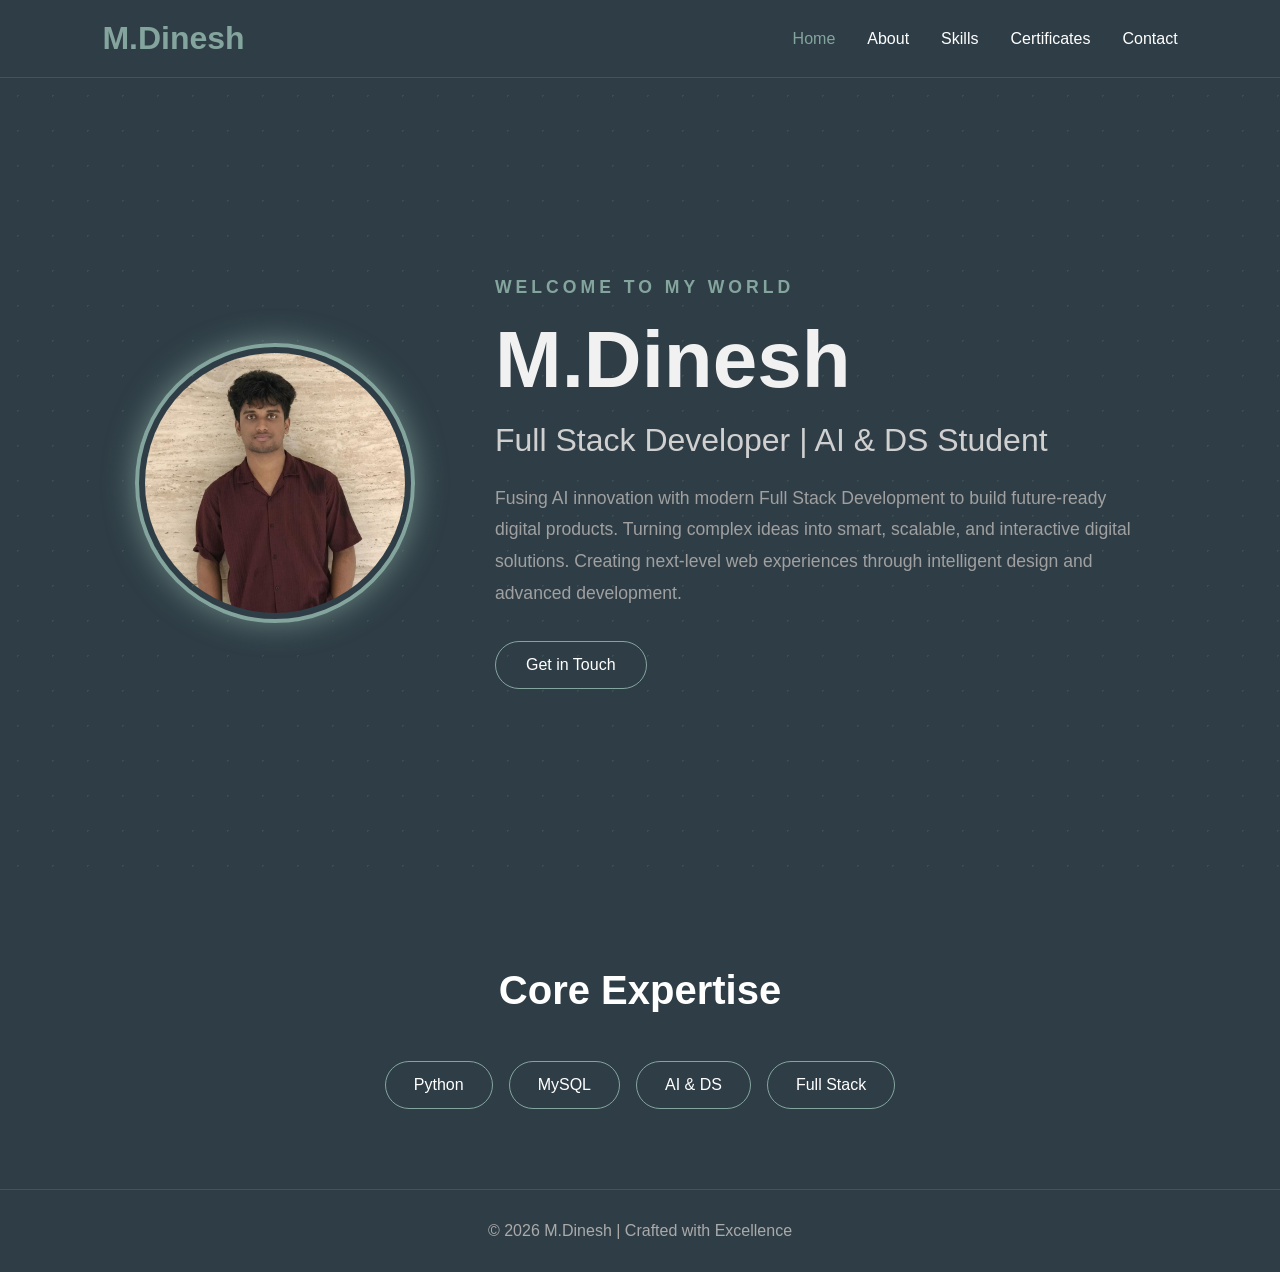
<file: index.html>
<!DOCTYPE html>
<html lang="en">
<head>
    <meta charset="UTF-8">
    <meta name="viewport" content="width=device-width, initial-scale=1.0">
    <title>M.Dinesh | Portfolio</title>

    <style>

        *{
            margin: 0;
            padding: 0;
            box-sizing: border-box;
            font-family: Arial, sans-serif;
        }

        :root{
            --primary: #84A59D;
            --primary-glow: rgba(132, 165, 157, 0.7);
            --bg-dark: #2F3E46;
            --text-light: #F1F1F1;
            --text-gray: #A0A0A0;
        }

        body{
            background: var(--bg-dark);
            color: var(--text-light);
            overflow-x: hidden;
        }

        /* Navbar */

        header{
            width: 100%;
            padding: 20px 8%;
            border-bottom: 1px solid rgba(255,255,255,0.1);
        }

        nav{
            display: flex;
            justify-content: space-between;
            align-items: center;
        }

        .logo{
            font-size: 2rem;
            font-weight: bold;
            color: var(--primary);
        }

        nav ul{
            display: flex;
            gap: 2rem;
            list-style: none;
        }

        nav ul li a{
            text-decoration: none;
            color: white;
            transition: 0.3s;
        }

        nav ul li a:hover,
        nav ul li a.active{
            color: var(--primary);
        }

        /* Hero Section */

        .hero{
            min-height: 90vh;
            display: flex;
            justify-content: center;
            align-items: center;
            padding: 4rem 8%;
            position: relative;
        }

        /* Background Dots */

        .hero::before{
            content: "";
            position: absolute;
            width: 100%;
            height: 100%;
            background-image: radial-gradient(rgba(132, 165, 157, 0.15) 1px, transparent 1px);
            background-size: 35px 35px;
            z-index: -1;
        }

        .hero-container{
            display: flex;
            align-items: center;
            justify-content: center;
            gap: 5rem;
            flex-wrap: wrap;
        }

        /* Image */

        .hero-image{
            width: 280px;
            height: 280px;
            border-radius: 50%;
            border: 4px solid var(--primary);
            padding: 6px;
            box-shadow: 0 0 30px var(--primary-glow);
            overflow: hidden;
            flex-shrink: 0;
        }

        .hero-image img{
            width: 100%;
            height: 100%;
            object-fit: cover;
            object-position: top;
            border-radius: 50%;
        }

        /* Content */

        .hero-content{
            max-width: 650px;
        }

        .hero-content h2{
            color: var(--primary);
            text-transform: uppercase;
            letter-spacing: 4px;
            margin-bottom: 1rem;
            font-size: 1.1rem;
        }

        .hero-content h1{
            font-size: 5rem;
            margin-bottom: 1rem;
            font-weight: bold;
        }

        .hero-content h3{
            font-size: 2rem;
            margin-bottom: 1.5rem;
            color: #d0d0d0;
            font-weight: 400;
        }

        .hero-content p{
            color: var(--text-gray);
            line-height: 1.8;
            font-size: 1.1rem;
            margin-bottom: 2rem;
        }

        /* Button */

        .btn{
            display: inline-block;
            padding: 14px 30px;
            border: 1px solid var(--primary);
            border-radius: 30px;
            text-decoration: none;
            color: white;
            transition: 0.3s ease;
        }

        .btn:hover{
            background: var(--primary);
            box-shadow: 0 0 20px var(--primary-glow);
        }

        /* Core Expertise */

        .page-section{
            padding: 5rem 8%;
            text-align: center;
        }

        .section-title{
            font-size: 2.5rem;
            margin-bottom: 3rem;
            color: white;
        }

        .skill-grid{
            display: flex;
            justify-content: center;
            gap: 1rem;
            flex-wrap: wrap;
        }

        .skill-tag{
            padding: 14px 28px;
            border: 1px solid var(--primary);
            border-radius: 30px;
            color: white;
            transition: 0.3s;
        }

        .skill-tag:hover{
            background: var(--primary);
            transform: translateY(-5px);
        }

        /* Footer */

        footer{
            padding: 2rem;
            text-align: center;
            border-top: 1px solid rgba(255,255,255,0.1);
            color: #aaa;
        }

        /* Responsive */

        @media(max-width: 900px){

            .hero-container{
                flex-direction: column;
                text-align: center;
            }

            .hero-content h1{
                font-size: 3.5rem;
            }

            .hero-content h3{
                font-size: 1.5rem;
            }

            nav{
                flex-direction: column;
                gap: 1rem;
            }

            nav ul{
                flex-wrap: wrap;
                justify-content: center;
            }
        }

    </style>

</head>
<body>

    <!-- Navbar -->

    <header>
        <nav>
            <div class="logo">M.Dinesh</div>

            <ul>
                <li><a href="index.html" class="active">Home</a></li>
                <li><a href="about.html">About</a></li>
                <li><a href="skills.html">Skills</a></li>
                <li><a href="certificates.html">Certificates</a></li>
                <li><a href="contact.html">Contact</a></li>
            </ul>
        </nav>
    </header>

    <!-- Hero Section -->

    <main class="hero">

        <div class="hero-container">

            <!-- Left Side Image -->

            <div class="hero-image">
                <img src="images/profile.jpeg" alt="M.Dinesh">
            </div>

            <!-- Right Side Content -->

            <div class="hero-content">

                <h2>WELCOME TO MY WORLD</h2>

                <h1>M.Dinesh</h1>

                <h3>Full Stack Developer | AI & DS Student</h3>

                <p>
                    Fusing AI innovation with modern Full Stack Development to build future-ready digital products.
                    Turning complex ideas into smart, scalable, and interactive digital solutions.
                    Creating next-level web experiences through intelligent design and advanced development.
                </p>

                <a href="contact.html" class="btn">Get in Touch</a>

            </div>

        </div>

    </main>

    <!-- Skills Section -->

    <section class="page-section">

        <h2 class="section-title">Core Expertise</h2>

        <div class="skill-grid">

            <div class="skill-tag">Python</div>

            <div class="skill-tag">MySQL</div>

            <div class="skill-tag">AI & DS</div>

            <div class="skill-tag">Full Stack</div>

        </div>

    </section>

    <!-- Footer -->

    <footer>
        <p>&copy; 2026 M.Dinesh | Crafted with Excellence</p>
    </footer>

</body>
</html>
</file>
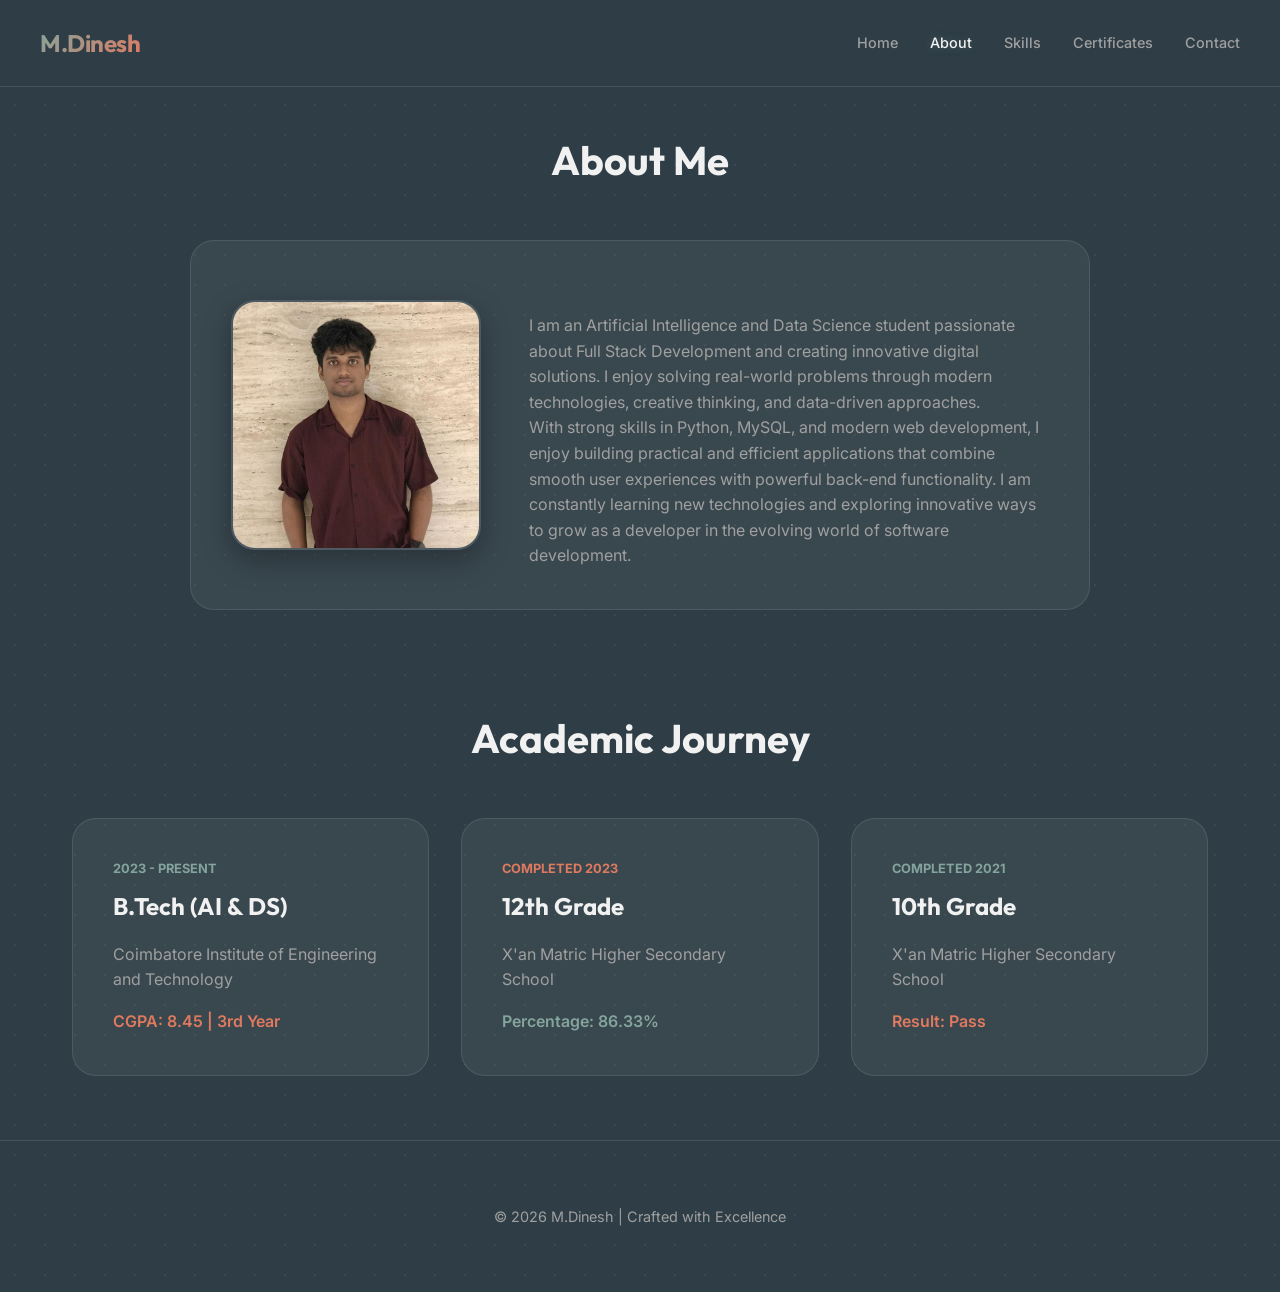
<file: about.html>
<!DOCTYPE html>
<html lang="en">
<head>
    <meta charset="UTF-8">
    <meta name="viewport" content="width=device-width, initial-scale=1.0">
    <title>About | M.Dinesh</title>
    <link rel="stylesheet" href="css/style.css">
</head>
<body>

    <header>
        <nav>
            <div class="logo">M.Dinesh</div>
            <ul>
                <li><a href="index.html">Home</a></li>
                <li><a href="about.html" class="active">About</a></li>
               
                <li><a href="skills.html">Skills</a></li>
                <li><a href="certificates.html">Certificates</a></li>
                <li><a href="contact.html">Contact</a></li>
            </ul>
        </nav>
    </header>

    <main class="page-section page-reveal">
        <h1 class="section-title">About Me</h1>
        
        <div class="card" style="max-width: 900px; margin: 0 auto; display: flex; align-items: center; gap: 3rem; flex-wrap: wrap; justify-content: center;">
            <div style="flex: 0 0 250px; height: 250px; border-radius: 24px; overflow: hidden; border: 2px solid var(--border); box-shadow: 0 10px 30px rgba(0,0,0,0.3);">
                <img src="images/profile.jpeg" alt="V. Dhanush" style="width: 100%; height: 100%; object-fit: cover; object-position: top;">
            </div>
            <div style="flex: 1; min-width: 300px;">
                <p style="font-size: 1.2rem; margin-bottom: 2rem;">
                   <p>
I am an Artificial Intelligence and Data Science student passionate about 
Full Stack Development and creating innovative digital solutions. 
I enjoy solving real-world problems through modern technologies, 
creative thinking, and data-driven approaches.
</p>
                </p>
                <p style="font-size: 1.1rem; color: var(--text-dim);">
                   <p>
With strong skills in Python, MySQL, and modern web development, 
I enjoy building practical and efficient applications that combine 
smooth user experiences with powerful back-end functionality. 
I am constantly learning new technologies and exploring innovative 
ways to grow as a developer in the evolving world of software development.
</p>
                </p>
            </div>
        </div>

        <h2 class="section-title" style="margin-top: 6rem;">Academic Journey</h2>
        <div class="grid">
            <div class="card">
                <div style="color: var(--primary); font-size: 0.8rem; font-weight: 700; margin-bottom: 0.5rem; text-transform: uppercase;">2023 - Present</div>
                <h2>B.Tech (AI & DS)</h2>
                <p>Coimbatore Institute of Engineering and Technology</p>
                <div style="margin-top: 1rem; color: var(--secondary); font-weight: 600;">CGPA: 8.45 | 3rd Year</div>
            </div>

            <div class="card">
                <div style="color: var(--secondary); font-size: 0.8rem; font-weight: 700; margin-bottom: 0.5rem; text-transform: uppercase;">Completed 2023</div>
                <h2>12th Grade</h2>
                <p>X'an Matric Higher Secondary School</p>
                <div style="margin-top: 1rem; color: var(--primary); font-weight: 600;">Percentage: 86.33%</div>
            </div>

            <div class="card">
                <div style="color: var(--primary); font-size: 0.8rem; font-weight: 700; margin-bottom: 0.5rem; text-transform: uppercase;">Completed 2021</div>
                <h2>10th Grade</h2>
                <p>X'an Matric Higher Secondary School</p>
                <div style="margin-top: 1rem; color: var(--secondary); font-weight: 600;">Result: Pass</div>
            </div>
        </div>
    </main>

    <footer>
      <p>&copy; 2026 M.Dinesh | Crafted with Excellence</p>
    </footer>

</body>
</html>
</file>
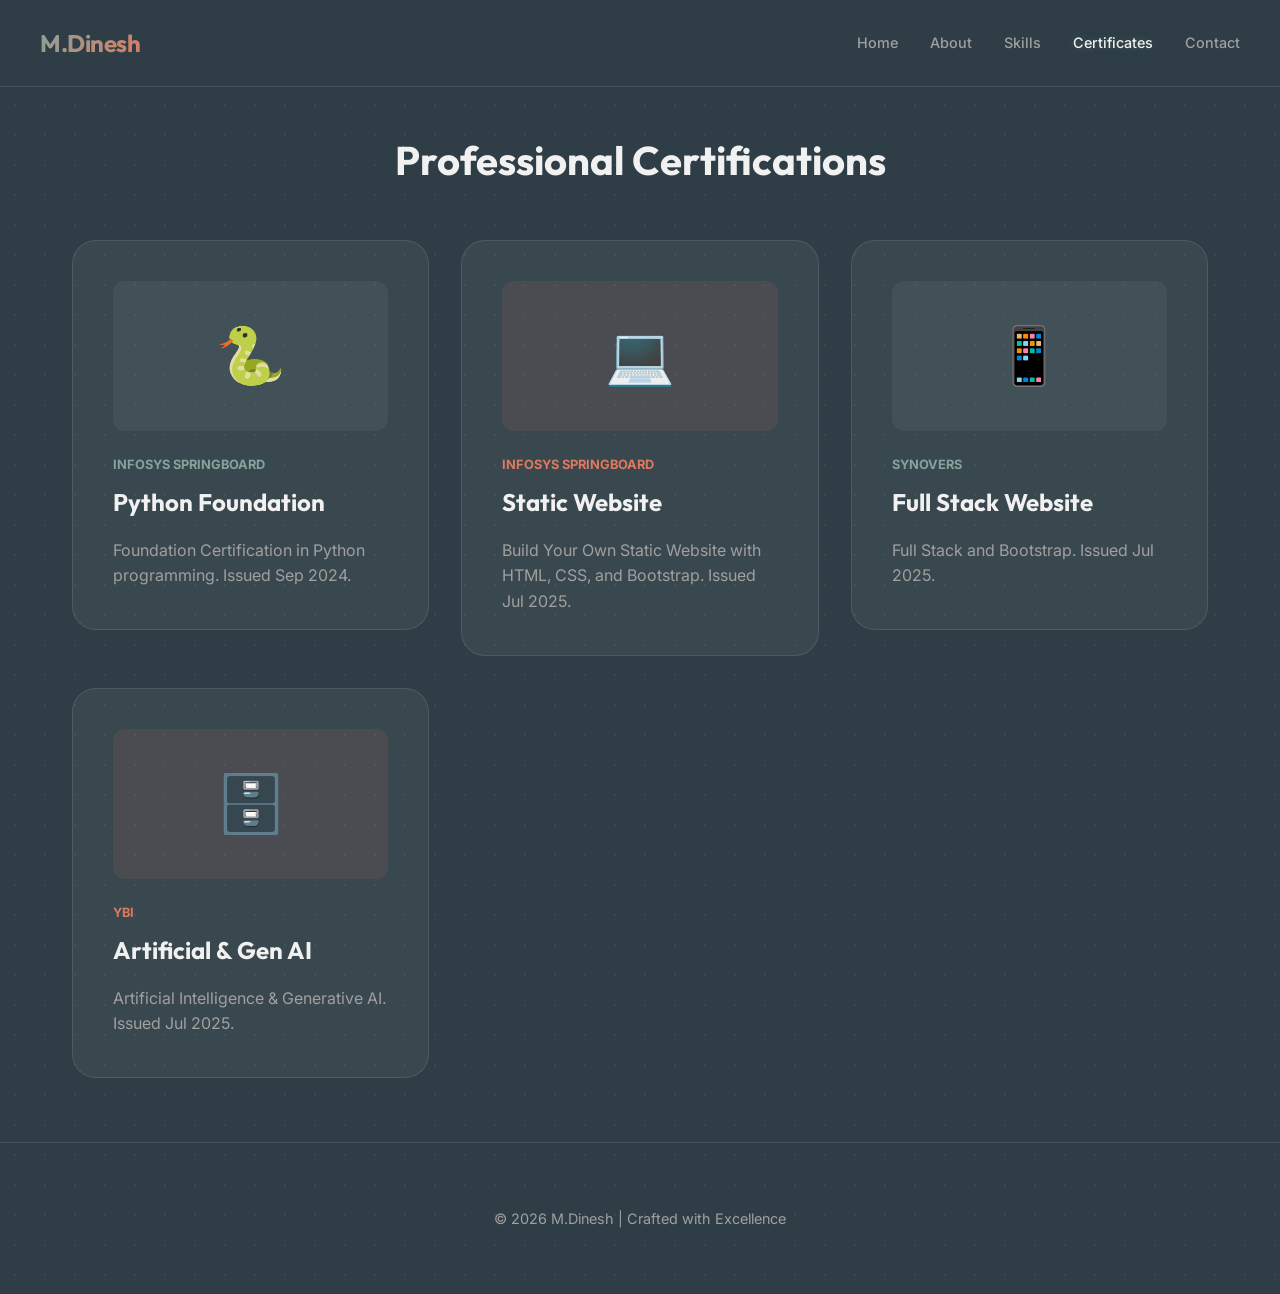
<file: certificates.html>
<!DOCTYPE html>
<html lang="en">
<head>
    <meta charset="UTF-8">
    <meta name="viewport" content="width=device-width, initial-scale=1.0">
    <title>Certificates | M.Dinesh</title>
    <link rel="stylesheet" href="css/style.css">
</head>
<body>

    <header>
        <nav>
            <div class="logo">M.Dinesh</div>
            <ul>
                <li><a href="index.html">Home</a></li>
                <li><a href="about.html">About</a></li>
               
                <li><a href="skills.html">Skills</a></li>
                <li><a href="certificates.html" class="active">Certificates</a></li>
                <li><a href="contact.html">Contact</a></li>
            </ul>
        </nav>
    </header>

    <main class="page-section page-reveal">
        <h1 class="section-title">Professional Certifications</h1>
        
        <div class="grid">
            <!-- Infosys Python Foundation -->
            <a href="assets/python_foundation_infosys.pdf" target="_blank" style="text-decoration: none; color: inherit;">
                <div class="card">
                    <div style="background: rgba(132, 165, 157, 0.1); height: 150px; border-radius: 12px; margin-bottom: 1.5rem; display: flex; align-items: center; justify-content: center; font-size: 3.5rem;">🐍</div>
                    <div style="color: var(--primary); font-size: 0.8rem; font-weight: 700; margin-bottom: 0.5rem; text-transform: uppercase;">Infosys Springboard</div>
                    <h2>Python Foundation</h2>
                    <p>Foundation Certification in Python programming. Issued Sep 2024.</p>
                </div>
            </a>

            <!-- Static Website Certificate -->
            <a href="assets/static_website_cert.pdf" target="_blank" style="text-decoration: none; color: inherit;">
                <div class="card">
                    <div style="background: rgba(224, 122, 95, 0.1); height: 150px; border-radius: 12px; margin-bottom: 1.5rem; display: flex; align-items: center; justify-content: center; font-size: 3.5rem;">💻</div>
                    <div style="color: var(--secondary); font-size: 0.8rem; font-weight: 700; margin-bottom: 0.5rem; text-transform: uppercase;">Infosys Springboard</div>
                    <h2>Static Website</h2>
                    <p>Build Your Own Static Website with HTML, CSS, and Bootstrap. Issued Jul 2025.</p>
                </div>
            </a>

            <!-- Responsive Website Certificate -->
            <a href="assets/responsive_website_cert.pdf" target="_blank" style="text-decoration: none; color: inherit;">
                <div class="card">
                    <div style="background: rgba(132, 165, 157, 0.1); height: 150px; border-radius: 12px; margin-bottom: 1.5rem; display: flex; align-items: center; justify-content: center; font-size: 3.5rem;">📱</div>
                    <div style="color: var(--primary); font-size: 0.8rem; font-weight: 700; margin-bottom: 0.5rem; text-transform: uppercase;">SYNOVERS</div>
                    <h2>Full Stack Website</h2>
                    <p>Full Stack and Bootstrap. Issued Jul 2025.</p>
                </div>
            </a>

            <!-- Database Certificate -->
            <a href="assets/database_intro_cert.pdf" target="_blank" style="text-decoration: none; color: inherit;">
                <div class="card">
                    <div style="background: rgba(224, 122, 95, 0.1); height: 150px; border-radius: 12px; margin-bottom: 1.5rem; display: flex; align-items: center; justify-content: center; font-size: 3.5rem;">🗄️</div>
                    <div style="color: var(--secondary); font-size: 0.8rem; font-weight: 700; margin-bottom: 0.5rem; text-transform: uppercase;">YBI</div>
                    <h2>Artificial & Gen AI</h2>
                    <p>Artificial Intelligence & Generative AI. Issued Jul 2025.</p>
                </div>
            </a>
        </div>
    </main>

    <footer>
       <p>&copy; 2026 M.Dinesh | Crafted with Excellence</p> 
    </footer>

</body>
</html>
</file>
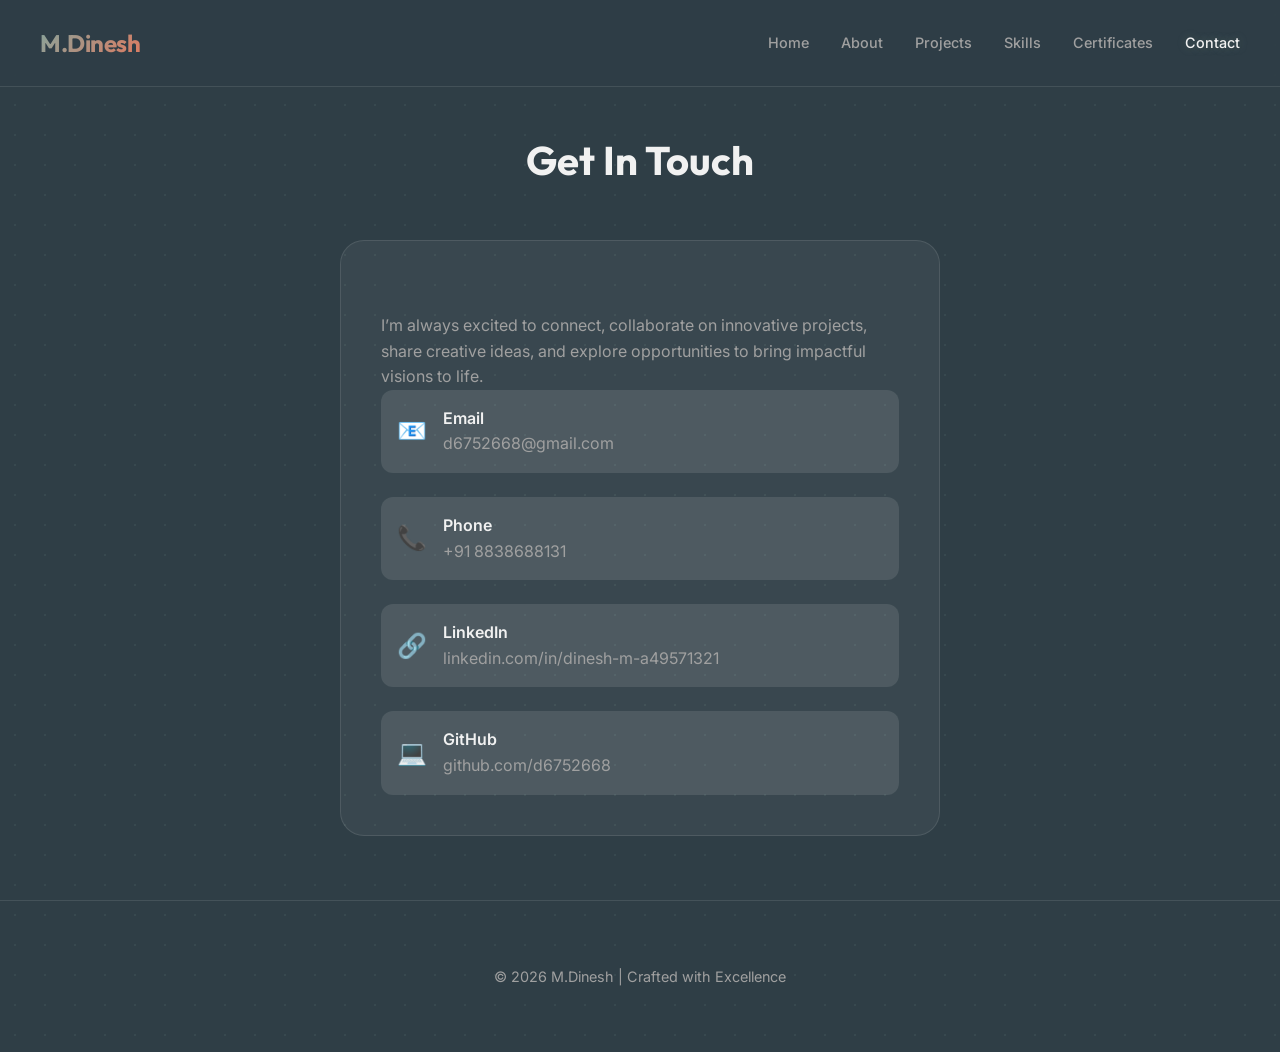
<file: contact.html>
<!DOCTYPE html>
<html lang="en">
<head>
    <meta charset="UTF-8">
    <meta name="viewport" content="width=device-width, initial-scale=1.0">
    <title>Contact | M.Dinesh</title>
    <link rel="stylesheet" href="css/style.css">
</head>
<body>

    <header>
        <nav>
            <div class="logo">M.Dinesh</div>
            <ul>
                <li><a href="index.html">Home</a></li>
                <li><a href="about.html">About</a></li>
                <li><a href="projects.html">Projects</a></li>
                <li><a href="skills.html">Skills</a></li>
                <li><a href="certificates.html">Certificates</a></li>
                <li><a href="contact.html" class="active">Contact</a></li>
            </ul>
        </nav>
    </header>

    <main class="page-section page-reveal">
        <h1 class="section-title">Get In Touch</h1>
        
        <div class="card" style="max-width: 600px; margin: 0 auto;">
            <p style="text-align: center; margin-bottom: 2rem; color: var(--text-dim);">
                <p>
I’m always excited to connect, collaborate on innovative projects, 
share creative ideas, and explore opportunities to bring impactful 
visions to life.
</p>
            </p>
            
            <div style="display: flex; flex-direction: column; gap: 1.5rem;">
                <div style="display: flex; align-items: center; gap: 1rem; padding: 1rem; background: var(--surface-hover); border-radius: 12px;">
                    <span style="font-size: 1.5rem;">📧</span>
                    <div>
                        <div style="font-weight: 600;">Email</div>
                        <div style="color: var(--text-dim);">d6752668@gmail.com</div>
                    </div>
                </div>

                <div style="display: flex; align-items: center; gap: 1rem; padding: 1rem; background: var(--surface-hover); border-radius: 12px;">
                    <span style="font-size: 1.5rem;">📞</span>
                    <div>
                        <div style="font-weight: 600;">Phone</div>
                        <div style="color: var(--text-dim);">+91 8838688131</div>
                    </div>
                </div>

                <a href="https://www.linkedin.com/in/dinesh-m-a49571321" target="_blank" style="text-decoration: none; color: inherit;">
                    <div style="display: flex; align-items: center; gap: 1rem; padding: 1rem; background: var(--surface-hover); border-radius: 12px;">
                        <span style="font-size: 1.5rem;">🔗</span>
                        <div>
                            <div style="font-weight: 600;">LinkedIn</div>
                            <div style="color: var(--text-dim);">linkedin.com/in/dinesh-m-a49571321</div>
                        </div>
                    </div>
                </a>

                <a href="https://github.com/d6752668-web" target="_blank" style="text-decoration: none; color: inherit;">
                    <div style="display: flex; align-items: center; gap: 1rem; padding: 1rem; background: var(--surface-hover); border-radius: 12px;">
                        <span style="font-size: 1.5rem;">💻</span>
                        <div>
                            <div style="font-weight: 600;">GitHub</div>
                            <div style="color: var(--text-dim);">github.com/d6752668</div>
                        </div>
                    </div>
                </a>
            </div>

            
    </main>

    <footer>
        <p>&copy; 2026 M.Dinesh | Crafted with Excellence</p>
    </footer>

</body>
</html>
</file>
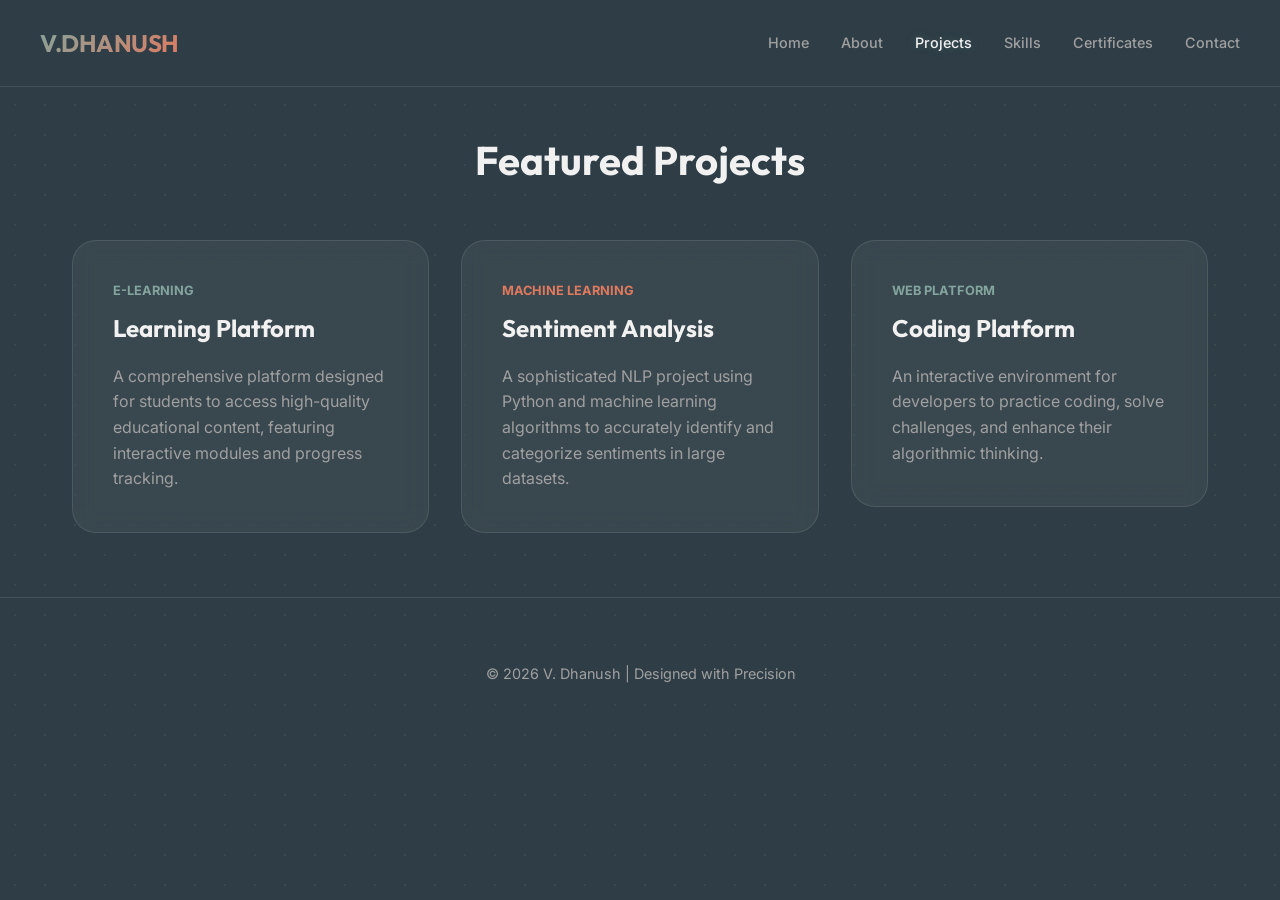
<file: projects.html>
<!DOCTYPE html>
<html lang="en">
<head>
    <meta charset="UTF-8">
    <meta name="viewport" content="width=device-width, initial-scale=1.0">
    <title>Projects | V. Dhanush</title>
    <link rel="stylesheet" href="css/style.css">
</head>
<body>

    <header>
        <nav>
            <div class="logo">V.DHANUSH</div>
            <ul>
                <li><a href="index.html">Home</a></li>
                <li><a href="about.html">About</a></li>
                <li><a href="projects.html" class="active">Projects</a></li>
                <li><a href="skills.html">Skills</a></li>
                <li><a href="certificates.html">Certificates</a></li>
                <li><a href="contact.html">Contact</a></li>
            </ul>
        </nav>
    </header>

    <main class="page-section page-reveal">
        <h1 class="section-title">Featured Projects</h1>
        
        <div class="grid">
            <a href="https://online-class-tau.vercel.app/" target="_blank" style="text-decoration: none; color: inherit;">
                <div class="card">
                    <div style="color: var(--primary); font-size: 0.8rem; font-weight: 700; margin-bottom: 0.5rem; text-transform: uppercase;">E-Learning</div>
                    <h2>Learning Platform</h2>
                    <p>
                        A comprehensive platform designed for students to access high-quality educational content, featuring interactive modules and progress tracking.
                    </p>
                </div>
            </a>

            <a href="https://github.com/Dhanush386/Sentiment" target="_blank" style="text-decoration: none; color: inherit;">
                <div class="card">
                    <div style="color: var(--secondary); font-size: 0.8rem; font-weight: 700; margin-bottom: 0.5rem; text-transform: uppercase;">Machine Learning</div>
                    <h2>Sentiment Analysis</h2>
                    <p>
                        A sophisticated NLP project using Python and machine learning algorithms to accurately identify and categorize sentiments in large datasets.
                    </p>
                </div>
            </a>

            <a href="https://github.com/Dhanush386/code-relay-" target="_blank" style="text-decoration: none; color: inherit;">
                <div class="card">
                    <div style="color: var(--primary); font-size: 0.8rem; font-weight: 700; margin-bottom: 0.5rem; text-transform: uppercase;">Web Platform</div>
                    <h2>Coding Platform</h2>
                    <p>
                        An interactive environment for developers to practice coding, solve challenges, and enhance their algorithmic thinking.
                    </p>
                </div>
            </a>
        </div>
    </main>

    <footer>
        <p>&copy; 2026 V. Dhanush | Designed with Precision</p>
    </footer>

</body>
</html>
</file>
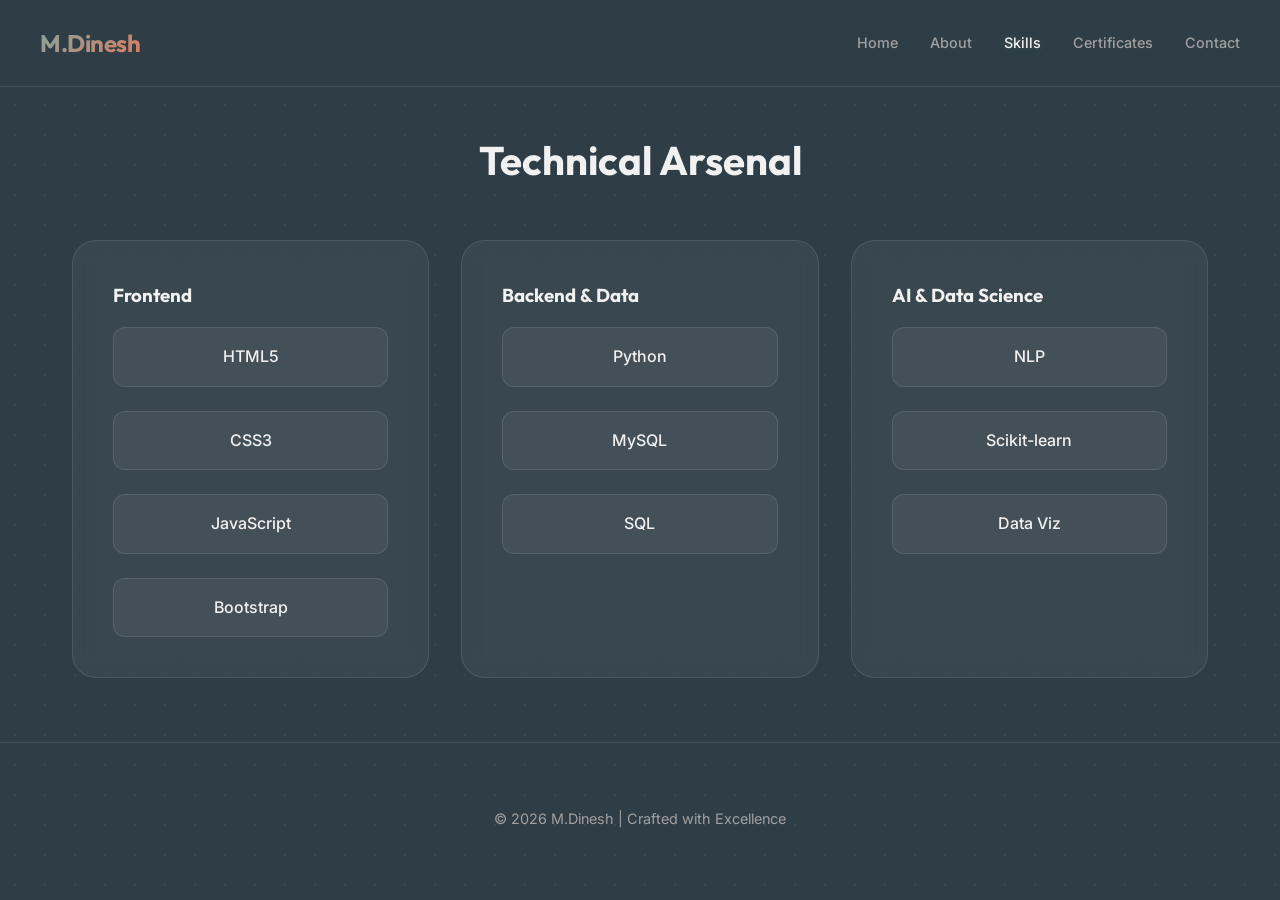
<file: skills.html>
<!DOCTYPE html>
<html lang="en">
<head>
    <meta charset="UTF-8">
    <meta name="viewport" content="width=device-width, initial-scale=1.0">
    <title>Skills | M.Dinesh</title>
    <link rel="stylesheet" href="css/style.css">
</head>
<body>

    <header>
        <nav>
            <div class="logo">M.Dinesh</div>
            <ul>
                <li><a href="index.html">Home</a></li>
                <li><a href="about.html">About</a></li>
                
                <li><a href="skills.html" class="active">Skills</a></li>
                <li><a href="certificates.html">Certificates</a></li>
                <li><a href="contact.html">Contact</a></li>
            </ul>
        </nav>
    </header>

    <main class="page-section page-reveal">
        <h1 class="section-title">Technical Arsenal</h1>
        
        <div class="grid">
            <div class="card">
                <h3>Frontend</h3>
                <div class="skill-grid" style="margin-top: 1rem;">
                    <div class="skill-tag">HTML5</div>
                    <div class="skill-tag">CSS3</div>
                    <div class="skill-tag">JavaScript</div>
                    <div class="skill-tag">Bootstrap</div>
                    
                </div>
            </div>

            <div class="card">
                <h3>Backend & Data</h3>
                <div class="skill-grid" style="margin-top: 1rem;">
                    <div class="skill-tag">Python</div>
                    <div class="skill-tag">MySQL</div>
                    <div class="skill-tag">SQL</div>
                  
                </div>
            </div>

            <div class="card">
                <h3>AI & Data Science</h3>
                <div class="skill-grid" style="margin-top: 1rem;">
                    <div class="skill-tag">NLP</div>
                    <div class="skill-tag">Scikit-learn</div>
                    <div class="skill-tag">Data Viz</div>
                </div>
            </div>
        </div>
    </main>

    <footer>
        <p>&copy; 2026 M.Dinesh | Crafted with Excellence</p>
    </footer>

</body>
</html>
</file>
<file: css/style.css>
@import url('https://fonts.googleapis.com/css2?family=Inter:wght@300;400;500;600&family=Outfit:wght@400;600;700;800&display=swap');

:root {
    --bg: #2F3E46;
    --surface: rgba(255, 255, 255, 0.05);
    --surface-hover: rgba(255, 255, 255, 0.1);
    --border: rgba(255, 255, 255, 0.1);
    --primary: #84A59D;
    --primary-glow: rgba(132, 165, 157, 0.3);
    --secondary: #E07A5F;
    --text: #F1F1F1;
    --text-dim: #A0A0A0;
    --transition: all 0.4s cubic-bezier(0.4, 0, 0.2, 1);
}

* {
    margin: 0;
    padding: 0;
    box-sizing: border-box;
    font-family: 'Inter', sans-serif;
}

body {
    background-color: var(--bg);
    color: var(--text);
    line-height: 1.6;
    overflow-x: hidden;
    background-image: 
        radial-gradient(rgba(132, 165, 157, 0.1) 1px, transparent 1px);
    background-size: 30px 30px;
    min-height: 100vh;
}

h1, h2, h3, .logo {
    font-family: 'Outfit', sans-serif;
    font-weight: 700;
}

/* Navbar */
header {
    position: fixed;
    top: 0;
    left: 0;
    width: 100%;
    z-index: 1000;
    padding: 1.5rem 2rem;
    background: rgba(47, 62, 70, 0.8);
    backdrop-filter: blur(10px);
    border-bottom: 1px solid var(--border);
}

nav {
    max-width: 1200px;
    margin: 0 auto;
    display: flex;
    justify-content: space-between;
    align-items: center;
}

.logo {
    font-size: 1.5rem;
    background: linear-gradient(135deg, var(--primary), var(--secondary));
    -webkit-background-clip: text;
    -webkit-text-fill-color: transparent;
    letter-spacing: -0.5px;
}

nav ul {
    display: flex;
    list-style: none;
    gap: 2rem;
}

nav a {
    color: var(--text-dim);
    text-decoration: none;
    font-size: 0.9rem;
    font-weight: 500;
    transition: var(--transition);
}

nav a:hover, nav a.active {
    color: var(--text);
    text-shadow: 0 0 10px var(--primary-glow);
}

/* Page Transitions */
.page-reveal {
    animation: reveal 0.8s ease-out forwards;
}

@keyframes reveal {
    from { opacity: 0; transform: translateY(20px); }
    to { opacity: 1; transform: translateY(0); }
}

/* Hero Section */
.hero {
    min-height: 100vh;
    padding-top: 120px; /* Space for the fixed header */
    display: flex;
    flex-direction: column;
    justify-content: center;
    align-items: center;
    text-align: center;
    padding-left: 2rem;
    padding-right: 2rem;
    padding-bottom: 4rem;
    position: relative;
}

.hero h2 {
    font-size: 1.2rem;
    color: var(--primary);
    text-transform: uppercase;
    letter-spacing: 4px;
    margin-bottom: 1rem;
    opacity: 0.8;
}

.hero h1 {
    font-size: clamp(3rem, 10vw, 6rem);
    margin-bottom: 1rem;
    background: linear-gradient(to right, #fff, #a5a5a5);
    -webkit-background-clip: text;
    -webkit-text-fill-color: transparent;
    line-height: 1.1;
}

.hero h3 {
    font-size: 1.5rem;
    color: var(--text-dim);
    margin-bottom: 2rem;
    font-weight: 400;
}

.hero p {
    max-width: 600px;
    color: var(--text-dim);
    margin-bottom: 3rem;
    font-size: 1.1rem;
}

/* Buttons */
.btn {
    display: inline-block;
    padding: 1rem 2.5rem;
    background: var(--primary);
    color: white;
    text-decoration: none;
    border-radius: 100px;
    font-weight: 600;
    transition: var(--transition);
    position: relative;
    overflow: hidden;
    box-shadow: 0 10px 20px -10px var(--primary-glow);
}

.btn:hover {
    transform: translateY(-3px);
    box-shadow: 0 20px 30px -10px var(--primary-glow);
    background: #7c3aed;
}

/* Cards */
.page-section {
    padding: 8rem 2rem 4rem;
    max-width: 1200px;
    margin: 0 auto;
}

.section-title {
    font-size: 2.5rem;
    margin-bottom: 3rem;
    text-align: center;
}

.grid {
    display: grid;
    grid-template-columns: repeat(auto-fit, minmax(300px, 1fr));
    gap: 2rem;
}

.card {
    background: var(--surface);
    border: 1px solid var(--border);
    padding: 2.5rem;
    border-radius: 24px;
    transition: var(--transition);
    backdrop-filter: blur(10px);
}

.card:hover {
    background: var(--surface-hover);
    border-color: var(--primary);
    transform: translateY(-10px);
    box-shadow: 0 20px 40px -20px rgba(0,0,0,0.5);
}

.card h2 {
    margin-bottom: 1rem;
    color: var(--text);
}

.card p {
    color: var(--text-dim);
}

/* Skills */
.skill-grid {
    display: grid;
    grid-template-columns: repeat(auto-fit, minmax(150px, 1fr));
    gap: 1.5rem;
}

.skill-tag {
    background: var(--surface);
    border: 1px solid var(--border);
    padding: 1rem;
    text-align: center;
    border-radius: 12px;
    font-weight: 500;
    transition: var(--transition);
}

.skill-tag:hover {
    border-color: var(--secondary);
    background: rgba(59, 130, 246, 0.1);
    color: var(--secondary);
}

/* Footer */
footer {
    text-align: center;
    padding: 4rem 2rem;
    border-top: 1px solid var(--border);
    color: var(--text-dim);
    font-size: 0.9rem;
}

/* Responsive */
@media (max-width: 768px) {
    header {
        padding: 1rem;
    }
    nav ul {
        display: none; /* Mobile menu logic omitted for brevity, can add hamburger if needed */
    }
    .hero h1 {
        font-size: 3.5rem;
    }
}
</file>
